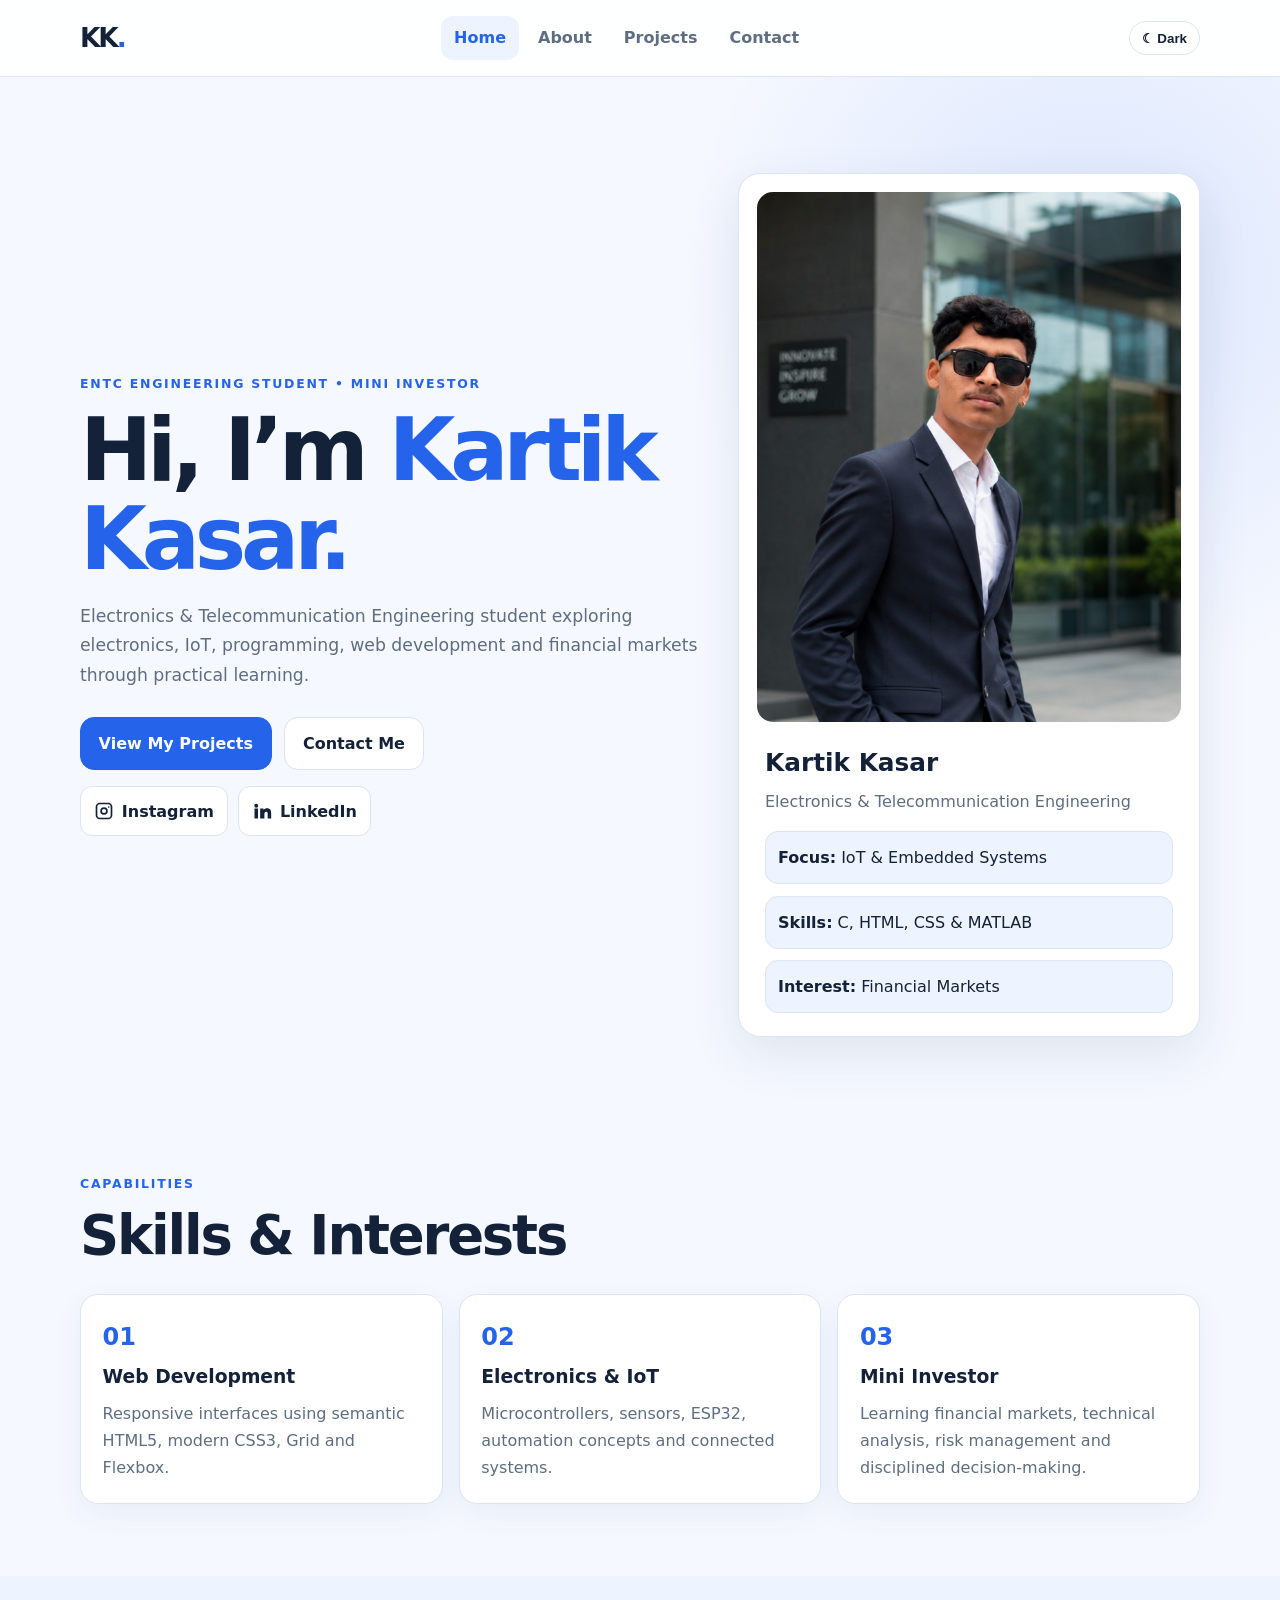
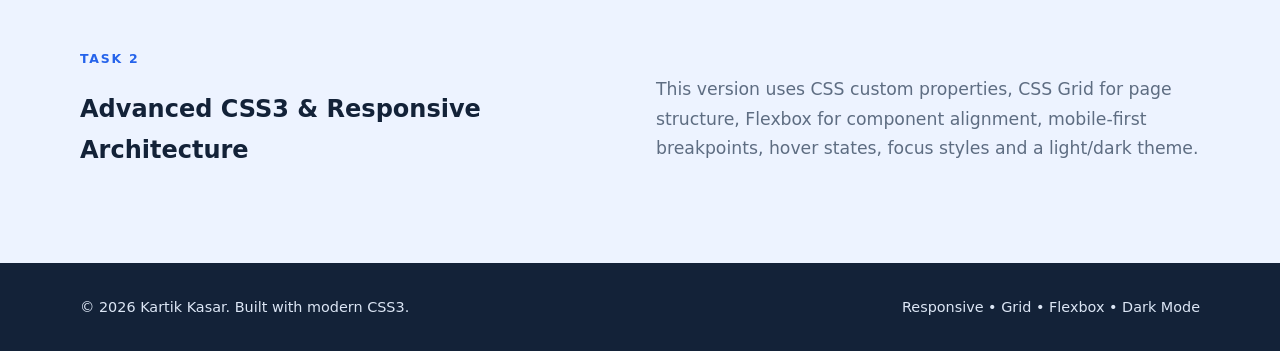
<file: index.html>
<!DOCTYPE html>
<html lang="en">
<head><meta charset="UTF-8"><meta name="viewport" content="width=device-width, initial-scale=1.0"><meta name="description" content="Kartik Kasar — ENTC engineering student and mini investor portfolio with responsive CSS3 architecture."><meta name="author" content="Kartik Kasar"><title>Kartik Kasar | Home</title><link rel="stylesheet" href="css/style.css"><script src="js/theme.js" defer></script></head>
<body><a class="skip-link" href="#main-content">Skip to main content</a><header class="site-header"><div class="container header-inner"><a class="logo" href="index.html" aria-label="Kartik Kasar home">KK<span>.</span></a><nav class="main-nav" aria-label="Primary navigation"><a class="active" aria-current="page" href="index.html">Home</a><a class=""  href="about.html">About</a><a class=""  href="projects.html">Projects</a><a class=""  href="contact.html">Contact</a></nav><button class="theme-toggle" id="theme-toggle" type="button" aria-label="Toggle dark mode" aria-pressed="false">☾ Dark</button></div></header><main id="main-content"><section class="hero"><div class="container hero-grid"><div><p class="eyebrow">ENTC Engineering Student • Mini Investor</p><h1>Hi, I’m <span>Kartik Kasar.</span></h1><p class="lead">Electronics & Telecommunication Engineering student exploring electronics, IoT, programming, web development and financial markets through practical learning.</p><div class="button-row"><a class="button primary" href="projects.html">View My Projects</a><a class="button secondary" href="contact.html">Contact Me</a></div><div class="socials" aria-label="Social links"><a class="social" href="https://www.instagram.com/kartikkasar01_/" target="_blank" rel="noopener noreferrer" aria-label="Instagram"><svg viewBox="0 0 24 24" aria-hidden="true"><path d="M7 2h10a5 5 0 0 1 5 5v10a5 5 0 0 1-5 5H7a5 5 0 0 1-5-5V7a5 5 0 0 1 5-5Zm0 2a3 3 0 0 0-3 3v10a3 3 0 0 0 3 3h10a3 3 0 0 0 3-3V7a3 3 0 0 0-3-3H7Zm5 3.5A4.5 4.5 0 1 1 7.5 12 4.5 4.5 0 0 1 12 7.5Zm0 2A2.5 2.5 0 1 0 14.5 12 2.5 2.5 0 0 0 12 9.5ZM17.7 6.3a1 1 0 1 1-1 1 1 1 0 0 1 1-1Z"/></svg>Instagram</a><a class="social" href="https://www.linkedin.com/in/kartik-kasar-06a7a72a0/" target="_blank" rel="noopener noreferrer" aria-label="LinkedIn"><svg viewBox="0 0 24 24" aria-hidden="true"><path d="M5.1 3.4A2.4 2.4 0 1 1 2.7 5.8a2.4 2.4 0 0 1 2.4-2.4ZM3 9h4.2v12H3V9Zm6.8 0h4v1.6h.1A4.4 4.4 0 0 1 18 8.7c4.3 0 5 2.8 5 6.4V21h-4.2v-5.2c0-1.2 0-2.8-1.8-2.8s-2.1 1.3-2.1 2.7V21H9.8V9Z"/></svg>LinkedIn</a></div></div><aside class="profile-card" aria-label="Profile summary"><img class="profile-photo" src="images/profile.jpg" alt="Kartik Kasar wearing a formal suit"><div class="profile-card-content"><h2>Kartik Kasar</h2><p>Electronics & Telecommunication Engineering</p><ul class="facts"><li><strong>Focus:</strong> IoT & Embedded Systems</li><li><strong>Skills:</strong> C, HTML, CSS & MATLAB</li><li><strong>Interest:</strong> Financial Markets</li></ul></div></aside></div></section><section class="section" aria-labelledby="skills"><div class="container"><div class="section-heading"><p class="eyebrow">Capabilities</p><h2 id="skills">Skills & Interests</h2></div><div class="cards three"><article class="card"><div class="icon">01</div><h3>Web Development</h3><p>Responsive interfaces using semantic HTML5, modern CSS3, Grid and Flexbox.</p></article><article class="card"><div class="icon">02</div><h3>Electronics & IoT</h3><p>Microcontrollers, sensors, ESP32, automation concepts and connected systems.</p></article><article class="card"><div class="icon">03</div><h3>Mini Investor</h3><p>Learning financial markets, technical analysis, risk management and disciplined decision-making.</p></article></div></div></section><section class="section soft"><div class="container feature-grid"><div><p class="eyebrow">Task 2</p><h2>Advanced CSS3 & Responsive Architecture</h2></div><div><p class="lead">This version uses CSS custom properties, CSS Grid for page structure, Flexbox for component alignment, mobile-first breakpoints, hover states, focus styles and a light/dark theme.</p></div></div></section></main><footer class="site-footer"><div class="container footer-inner"><p>© 2026 Kartik Kasar. Built with modern CSS3.</p><p>Responsive • Grid • Flexbox • Dark Mode</p></div></footer></body></html>
</file>
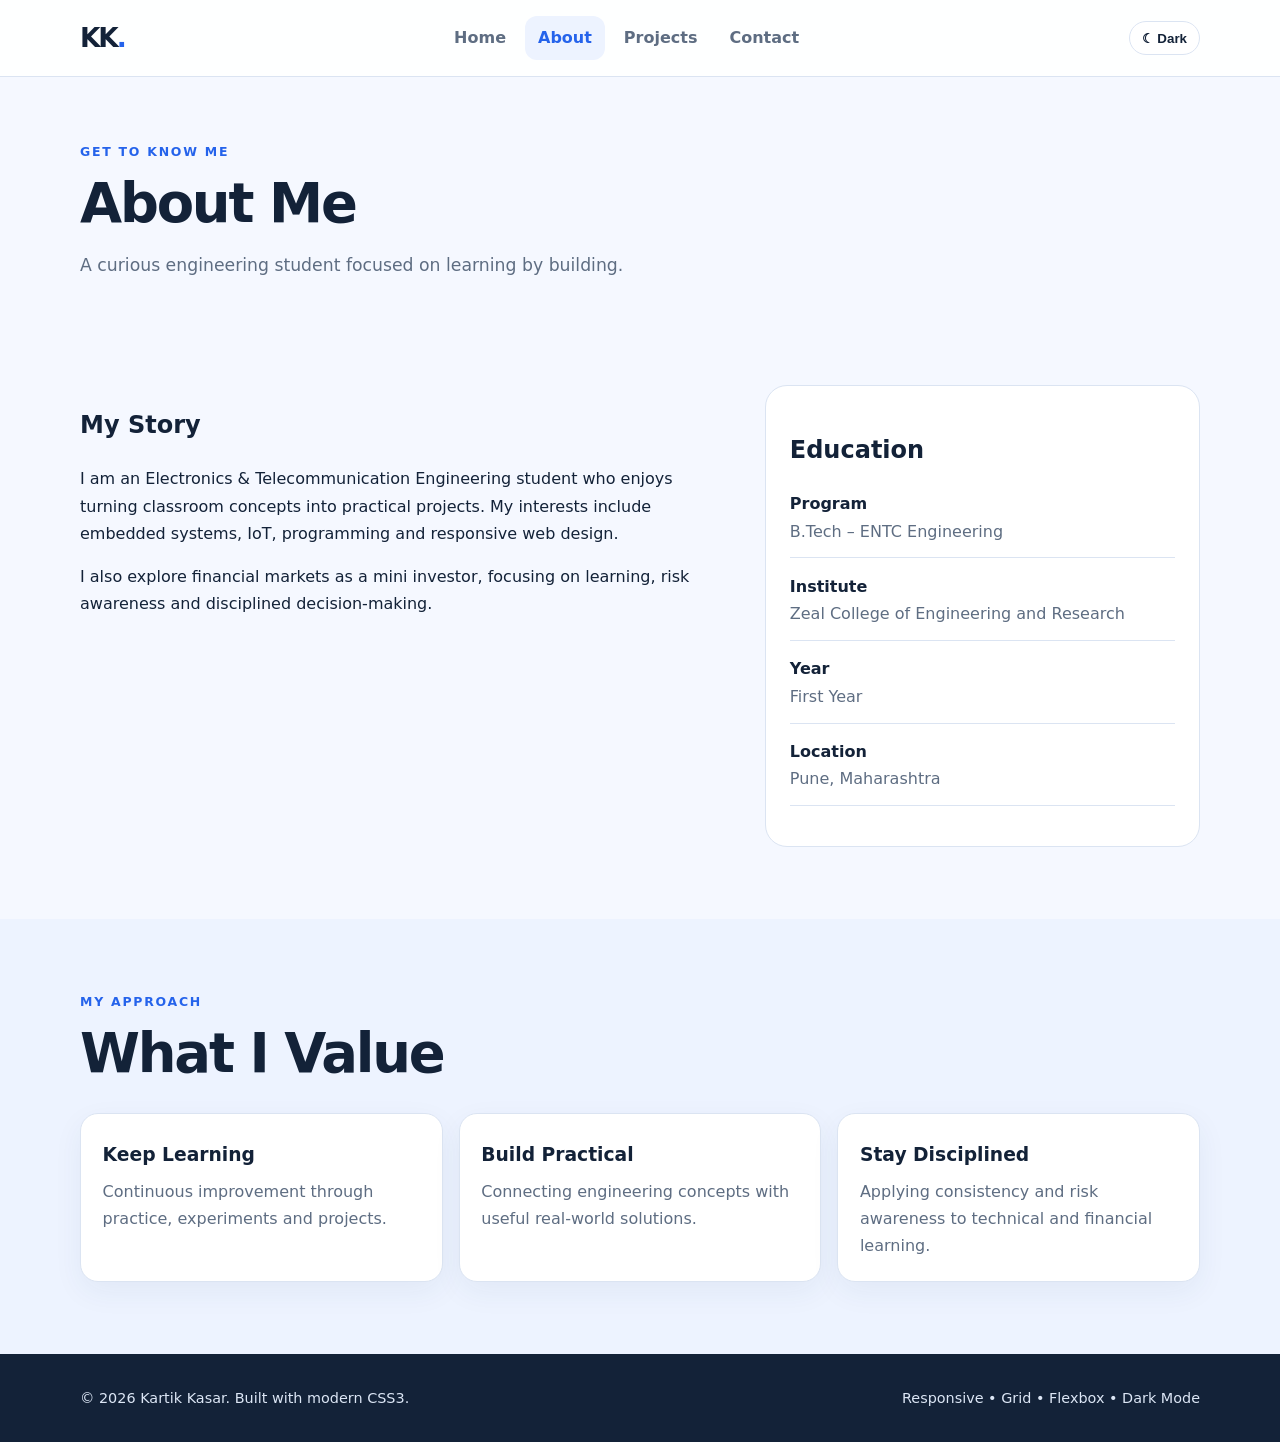
<file: about.html>
<!DOCTYPE html>
<html lang="en">
<head><meta charset="UTF-8"><meta name="viewport" content="width=device-width, initial-scale=1.0"><meta name="description" content="About Kartik Kasar, an ENTC engineering student interested in electronics, IoT, web development and financial markets."><meta name="author" content="Kartik Kasar"><title>Kartik Kasar | About</title><link rel="stylesheet" href="css/style.css"><script src="js/theme.js" defer></script></head>
<body><a class="skip-link" href="#main-content">Skip to main content</a><header class="site-header"><div class="container header-inner"><a class="logo" href="index.html" aria-label="Kartik Kasar home">KK<span>.</span></a><nav class="main-nav" aria-label="Primary navigation"><a class=""  href="index.html">Home</a><a class="active" aria-current="page" href="about.html">About</a><a class=""  href="projects.html">Projects</a><a class=""  href="contact.html">Contact</a></nav><button class="theme-toggle" id="theme-toggle" type="button" aria-label="Toggle dark mode" aria-pressed="false">☾ Dark</button></div></header><main id="main-content"><section class="page-hero"><div class="container"><p class="eyebrow">Get to know me</p><h1>About Me</h1><p class="lead">A curious engineering student focused on learning by building.</p></div></section><section class="section"><div class="container two-column"><article><h2>My Story</h2><p>I am an Electronics & Telecommunication Engineering student who enjoys turning classroom concepts into practical projects. My interests include embedded systems, IoT, programming and responsive web design.</p><p>I also explore financial markets as a mini investor, focusing on learning, risk awareness and disciplined decision-making.</p></article><aside class="info-panel"><h2>Education</h2><dl><div><dt>Program</dt><dd>B.Tech – ENTC Engineering</dd></div><div><dt>Institute</dt><dd>Zeal College of Engineering and Research</dd></div><div><dt>Year</dt><dd>First Year</dd></div><div><dt>Location</dt><dd>Pune, Maharashtra</dd></div></dl></aside></div></section><section class="section soft"><div class="container"><div class="section-heading"><p class="eyebrow">My approach</p><h2>What I Value</h2></div><div class="cards three"><article class="card"><h3>Keep Learning</h3><p>Continuous improvement through practice, experiments and projects.</p></article><article class="card"><h3>Build Practical</h3><p>Connecting engineering concepts with useful real-world solutions.</p></article><article class="card"><h3>Stay Disciplined</h3><p>Applying consistency and risk awareness to technical and financial learning.</p></article></div></div></section></main><footer class="site-footer"><div class="container footer-inner"><p>© 2026 Kartik Kasar. Built with modern CSS3.</p><p>Responsive • Grid • Flexbox • Dark Mode</p></div></footer></body></html>
</file>
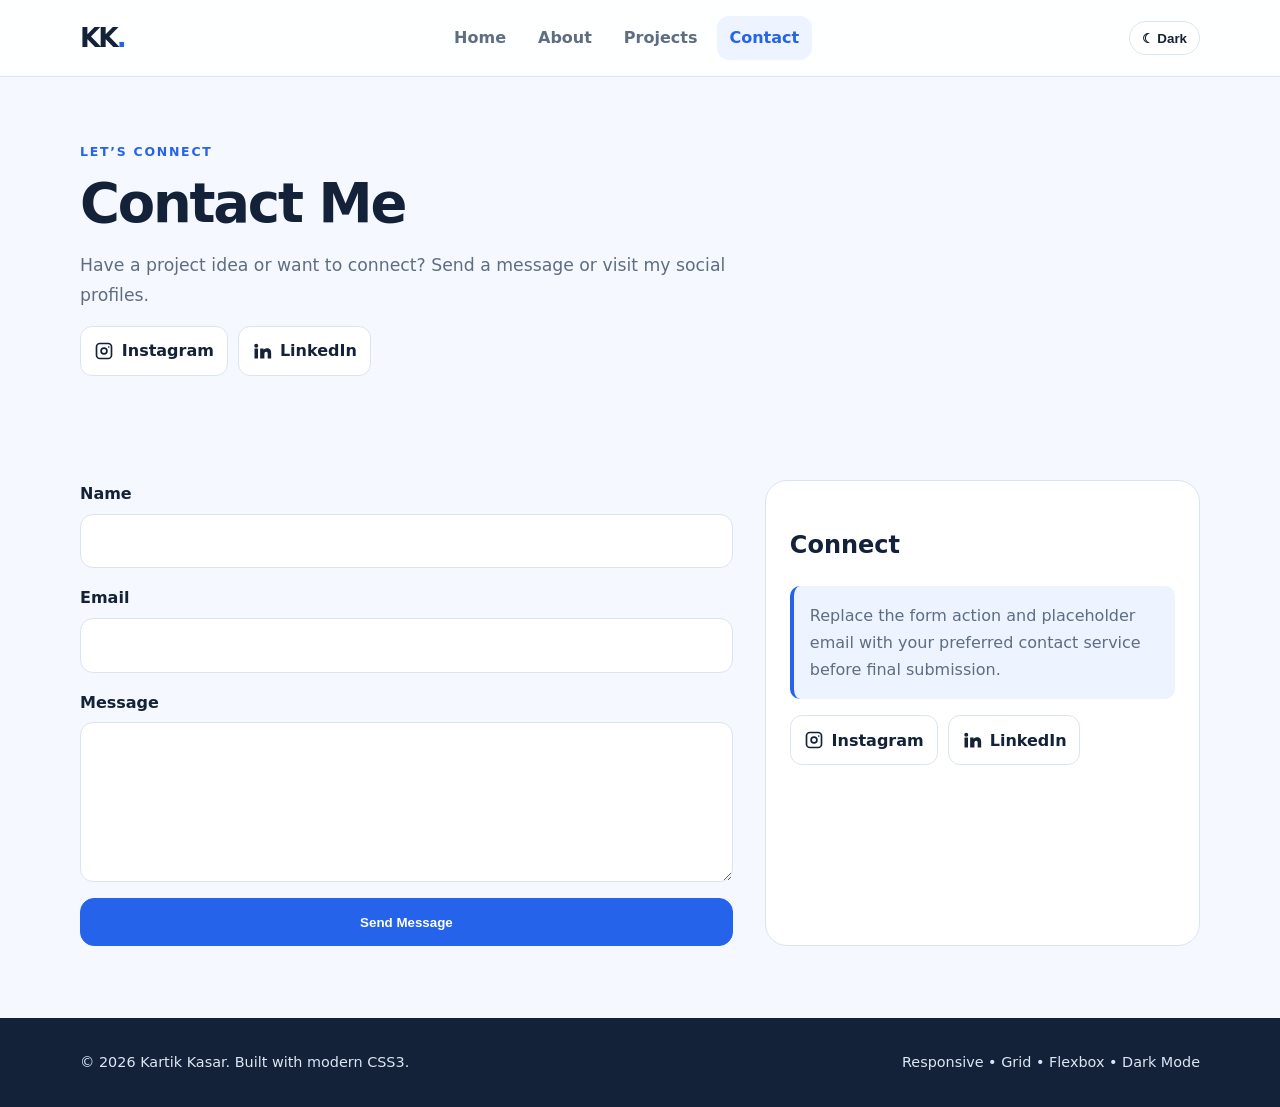
<file: contact.html>
<!DOCTYPE html>
<html lang="en">
<head><meta charset="UTF-8"><meta name="viewport" content="width=device-width, initial-scale=1.0"><meta name="description" content="Contact Kartik Kasar for academic, project and collaboration opportunities."><meta name="author" content="Kartik Kasar"><title>Kartik Kasar | Contact</title><link rel="stylesheet" href="css/style.css"><script src="js/theme.js" defer></script></head>
<body><a class="skip-link" href="#main-content">Skip to main content</a><header class="site-header"><div class="container header-inner"><a class="logo" href="index.html" aria-label="Kartik Kasar home">KK<span>.</span></a><nav class="main-nav" aria-label="Primary navigation"><a class=""  href="index.html">Home</a><a class=""  href="about.html">About</a><a class=""  href="projects.html">Projects</a><a class="active" aria-current="page" href="contact.html">Contact</a></nav><button class="theme-toggle" id="theme-toggle" type="button" aria-label="Toggle dark mode" aria-pressed="false">☾ Dark</button></div></header><main id="main-content"><section class="page-hero"><div class="container"><p class="eyebrow">Let’s connect</p><h1>Contact Me</h1><p class="lead">Have a project idea or want to connect? Send a message or visit my social profiles.</p><div class="socials" aria-label="Social links"><a class="social" href="https://www.instagram.com/kartikkasar01_/" target="_blank" rel="noopener noreferrer" aria-label="Instagram"><svg viewBox="0 0 24 24" aria-hidden="true"><path d="M7 2h10a5 5 0 0 1 5 5v10a5 5 0 0 1-5 5H7a5 5 0 0 1-5-5V7a5 5 0 0 1 5-5Zm0 2a3 3 0 0 0-3 3v10a3 3 0 0 0 3 3h10a3 3 0 0 0 3-3V7a3 3 0 0 0-3-3H7Zm5 3.5A4.5 4.5 0 1 1 7.5 12 4.5 4.5 0 0 1 12 7.5Zm0 2A2.5 2.5 0 1 0 14.5 12 2.5 2.5 0 0 0 12 9.5ZM17.7 6.3a1 1 0 1 1-1 1 1 1 0 0 1 1-1Z"/></svg>Instagram</a><a class="social" href="https://www.linkedin.com/in/kartik-kasar-06a7a72a0/" target="_blank" rel="noopener noreferrer" aria-label="LinkedIn"><svg viewBox="0 0 24 24" aria-hidden="true"><path d="M5.1 3.4A2.4 2.4 0 1 1 2.7 5.8a2.4 2.4 0 0 1 2.4-2.4ZM3 9h4.2v12H3V9Zm6.8 0h4v1.6h.1A4.4 4.4 0 0 1 18 8.7c4.3 0 5 2.8 5 6.4V21h-4.2v-5.2c0-1.2 0-2.8-1.8-2.8s-2.1 1.3-2.1 2.7V21H9.8V9Z"/></svg>LinkedIn</a></div></div></section><section class="section"><div class="container two-column"><form class="form" action="#" method="post"><div class="field"><label for="name">Name</label><input id="name" name="name" type="text" autocomplete="name" required></div><div class="field"><label for="email">Email</label><input id="email" name="email" type="email" autocomplete="email" required></div><div class="field"><label for="message">Message</label><textarea id="message" name="message" required></textarea></div><button class="button primary" type="submit">Send Message</button></form><aside class="info-panel"><h2>Connect</h2><p class="notice">Replace the form action and placeholder email with your preferred contact service before final submission.</p><div class="socials" aria-label="Social links"><a class="social" href="https://www.instagram.com/kartikkasar01_/" target="_blank" rel="noopener noreferrer" aria-label="Instagram"><svg viewBox="0 0 24 24" aria-hidden="true"><path d="M7 2h10a5 5 0 0 1 5 5v10a5 5 0 0 1-5 5H7a5 5 0 0 1-5-5V7a5 5 0 0 1 5-5Zm0 2a3 3 0 0 0-3 3v10a3 3 0 0 0 3 3h10a3 3 0 0 0 3-3V7a3 3 0 0 0-3-3H7Zm5 3.5A4.5 4.5 0 1 1 7.5 12 4.5 4.5 0 0 1 12 7.5Zm0 2A2.5 2.5 0 1 0 14.5 12 2.5 2.5 0 0 0 12 9.5ZM17.7 6.3a1 1 0 1 1-1 1 1 1 0 0 1 1-1Z"/></svg>Instagram</a><a class="social" href="https://www.linkedin.com/in/kartik-kasar-06a7a72a0/" target="_blank" rel="noopener noreferrer" aria-label="LinkedIn"><svg viewBox="0 0 24 24" aria-hidden="true"><path d="M5.1 3.4A2.4 2.4 0 1 1 2.7 5.8a2.4 2.4 0 0 1 2.4-2.4ZM3 9h4.2v12H3V9Zm6.8 0h4v1.6h.1A4.4 4.4 0 0 1 18 8.7c4.3 0 5 2.8 5 6.4V21h-4.2v-5.2c0-1.2 0-2.8-1.8-2.8s-2.1 1.3-2.1 2.7V21H9.8V9Z"/></svg>LinkedIn</a></div></aside></div></section></main><footer class="site-footer"><div class="container footer-inner"><p>© 2026 Kartik Kasar. Built with modern CSS3.</p><p>Responsive • Grid • Flexbox • Dark Mode</p></div></footer></body></html>
</file>
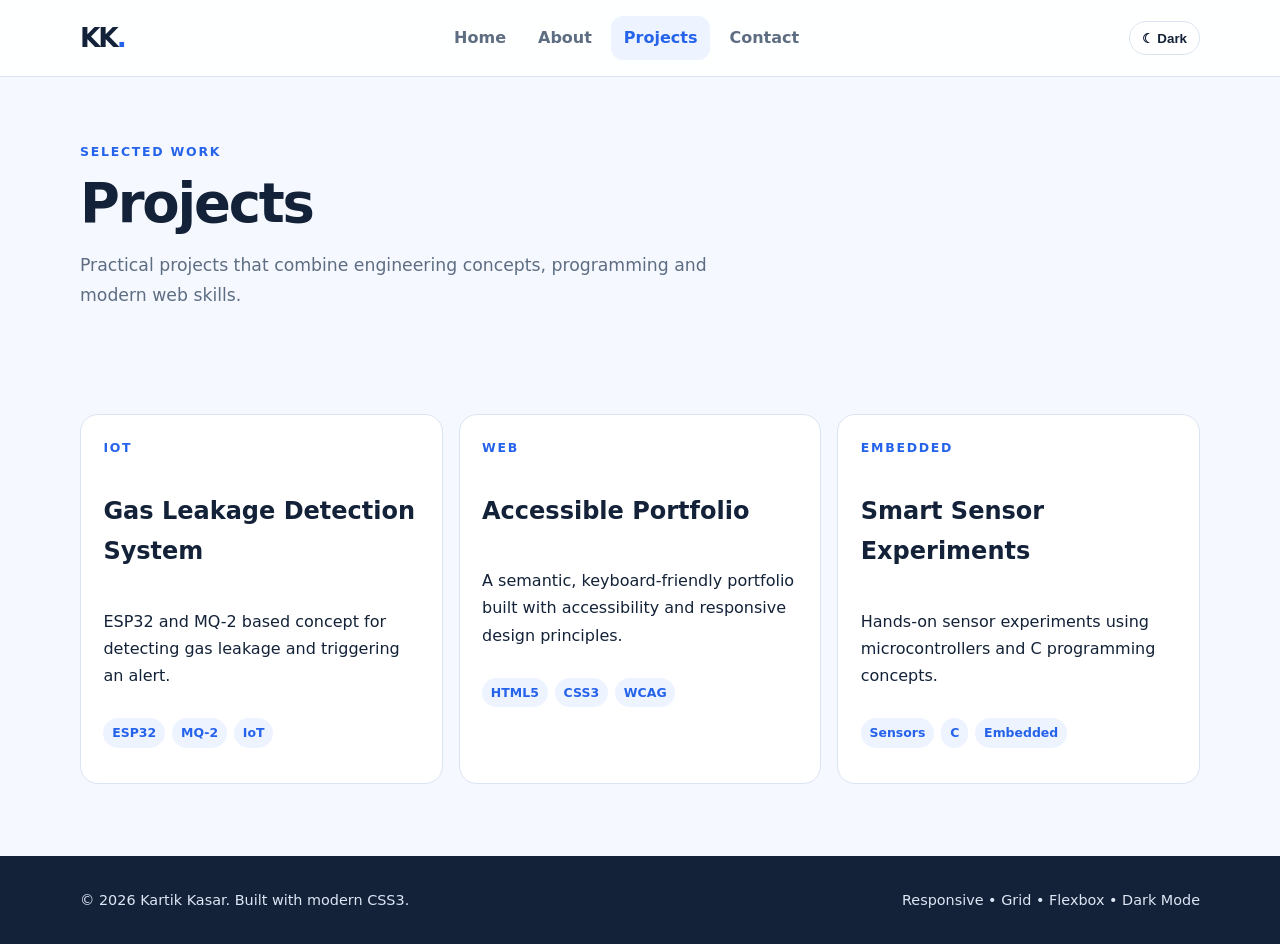
<file: projects.html>
<!DOCTYPE html>
<html lang="en">
<head><meta charset="UTF-8"><meta name="viewport" content="width=device-width, initial-scale=1.0"><meta name="description" content="Projects by Kartik Kasar including IoT, embedded systems and accessible web development."><meta name="author" content="Kartik Kasar"><title>Kartik Kasar | Projects</title><link rel="stylesheet" href="css/style.css"><script src="js/theme.js" defer></script></head>
<body><a class="skip-link" href="#main-content">Skip to main content</a><header class="site-header"><div class="container header-inner"><a class="logo" href="index.html" aria-label="Kartik Kasar home">KK<span>.</span></a><nav class="main-nav" aria-label="Primary navigation"><a class=""  href="index.html">Home</a><a class=""  href="about.html">About</a><a class="active" aria-current="page" href="projects.html">Projects</a><a class=""  href="contact.html">Contact</a></nav><button class="theme-toggle" id="theme-toggle" type="button" aria-label="Toggle dark mode" aria-pressed="false">☾ Dark</button></div></header><main id="main-content"><section class="page-hero"><div class="container"><p class="eyebrow">Selected work</p><h1>Projects</h1><p class="lead">Practical projects that combine engineering concepts, programming and modern web skills.</p></div></section><section class="section"><div class="container"><div class="project-grid"><article class="project-card"><p class="eyebrow">IoT</p><h2>Gas Leakage Detection System</h2><p>ESP32 and MQ-2 based concept for detecting gas leakage and triggering an alert.</p><div class="tag-row"><span class="tag">ESP32</span><span class="tag">MQ-2</span><span class="tag">IoT</span></div></article><article class="project-card"><p class="eyebrow">Web</p><h2>Accessible Portfolio</h2><p>A semantic, keyboard-friendly portfolio built with accessibility and responsive design principles.</p><div class="tag-row"><span class="tag">HTML5</span><span class="tag">CSS3</span><span class="tag">WCAG</span></div></article><article class="project-card"><p class="eyebrow">Embedded</p><h2>Smart Sensor Experiments</h2><p>Hands-on sensor experiments using microcontrollers and C programming concepts.</p><div class="tag-row"><span class="tag">Sensors</span><span class="tag">C</span><span class="tag">Embedded</span></div></article></div></div></section></main><footer class="site-footer"><div class="container footer-inner"><p>© 2026 Kartik Kasar. Built with modern CSS3.</p><p>Responsive • Grid • Flexbox • Dark Mode</p></div></footer></body></html>
</file>
<file: css/style.css>
:root{--bg:#f5f8ff;--surface:#fff;--surface-2:#edf3ff;--text:#132238;--muted:#5e6d82;--primary:#2563eb;--primary-2:#1d4ed8;--border:#dbe4f2;--shadow:0 18px 50px rgba(30,60,100,.10);--radius:22px;--max:1120px;--transition:220ms ease}
html{scroll-behavior:smooth}*{box-sizing:border-box}body{margin:0;font-family:Inter,system-ui,-apple-system,BlinkMacSystemFont,"Segoe UI",sans-serif;background:var(--bg);color:var(--text);line-height:1.7;transition:background var(--transition),color var(--transition)}img{max-width:100%;display:block}a{color:inherit}button,a{transition:all var(--transition)}
.container{width:min(100% - 2rem,var(--max));margin-inline:auto}.skip-link{position:fixed;left:1rem;top:-5rem;background:var(--text);color:#fff;padding:.7rem 1rem;border-radius:10px;z-index:1000}.skip-link:focus{top:1rem}
.site-header{position:sticky;top:0;z-index:100;background:color-mix(in srgb,var(--surface) 90%,transparent);backdrop-filter:blur(14px);border-bottom:1px solid var(--border)}.header-inner{min-height:76px;display:flex;align-items:center;justify-content:space-between;gap:1rem}.logo{font-size:1.65rem;font-weight:900;text-decoration:none;letter-spacing:-.08em}.logo span{color:var(--primary)}.main-nav{display:flex;align-items:center;gap:.25rem;flex-wrap:wrap;justify-content:flex-end}.main-nav a{padding:.55rem .8rem;border-radius:12px;text-decoration:none;font-weight:700;color:var(--muted)}.main-nav a:hover,.main-nav a:focus-visible,.main-nav a.active{color:var(--primary);background:var(--surface-2)}
.theme-toggle{border:1px solid var(--border);background:var(--surface);color:var(--text);border-radius:999px;padding:.55rem .75rem;cursor:pointer;font-weight:800}.theme-toggle:hover{border-color:var(--primary);transform:translateY(-1px)}
.hero{padding:4.5rem 0 3rem;background:radial-gradient(circle at 85% 20%,rgba(37,99,235,.13),transparent 30%),var(--bg)}.hero-grid{display:grid;gap:2rem;align-items:center}.eyebrow{text-transform:uppercase;letter-spacing:.14em;font-size:.78rem;font-weight:900;color:var(--primary);margin:0 0 .75rem}.hero h1{font-size:clamp(2.5rem,8vw,5.4rem);line-height:1.02;letter-spacing:-.06em;margin:0 0 1.2rem}.hero h1 span{color:var(--primary)}.lead{font-size:1.08rem;color:var(--muted);max-width:680px}.button-row{display:flex;gap:.8rem;flex-wrap:wrap;margin-top:1.7rem}.button{display:inline-flex;align-items:center;justify-content:center;min-height:48px;padding:.75rem 1.1rem;border-radius:14px;text-decoration:none;font-weight:850;border:1px solid var(--border)}.button.primary{background:var(--primary);color:#fff;border-color:var(--primary)}.button.primary:hover{background:var(--primary-2);transform:translateY(-2px)}.button.secondary{background:var(--surface)}.button.secondary:hover{border-color:var(--primary);color:var(--primary);transform:translateY(-2px)}
.profile-card{background:var(--surface);border:1px solid var(--border);border-radius:var(--radius);box-shadow:var(--shadow);padding:1rem;overflow:hidden}.profile-photo{width:100%;aspect-ratio:4/5;object-fit:cover;object-position:center 25%;border-radius:16px}.profile-card-content{padding:1rem .5rem .25rem}.profile-card h2{margin:.25rem 0 .2rem;font-size:1.55rem}.profile-card p{color:var(--muted);margin:.25rem 0}.facts{list-style:none;padding:0;margin:1rem 0 0;display:grid;gap:.7rem}.facts li{padding:.75rem;border:1px solid var(--border);border-radius:13px;background:var(--surface-2)}
.socials{display:flex;gap:.65rem;flex-wrap:wrap;margin-top:1rem}.social{display:inline-flex;align-items:center;gap:.5rem;padding:.65rem .8rem;border:1px solid var(--border);border-radius:12px;text-decoration:none;font-weight:800;background:var(--surface)}.social:hover{color:var(--primary);border-color:var(--primary);transform:translateY(-2px)}.social svg{width:20px;height:20px;fill:currentColor}
.section{padding:4.5rem 0}.section.soft{background:var(--surface-2)}.section-heading{max-width:700px;margin-bottom:1.8rem}.section-heading h2,.page-hero h1{font-size:clamp(2rem,5vw,3.4rem);line-height:1.1;letter-spacing:-.04em;margin:0}.cards{display:grid;gap:1rem}.card{background:var(--surface);border:1px solid var(--border);border-radius:18px;padding:1.35rem;box-shadow:0 10px 30px rgba(30,60,100,.06)}.card:hover{transform:translateY(-4px);box-shadow:var(--shadow)}.card h3{margin:.2rem 0 .45rem}.card p{margin:0;color:var(--muted)}.icon{font-size:1.5rem;color:var(--primary);font-weight:900}.two-column,.feature-grid{display:grid;gap:2rem}.info-panel{background:var(--surface);border:1px solid var(--border);border-radius:var(--radius);padding:1.5rem}.info-panel dl{display:grid;gap:.9rem}.info-panel dl div{padding-bottom:.8rem;border-bottom:1px solid var(--border)}.info-panel dt{font-weight:850}.info-panel dd{margin:0;color:var(--muted)}.timeline{list-style:none;margin:0;padding:0;display:grid;gap:1rem}.timeline li{display:grid;grid-template-columns:auto 1fr;gap:1rem;padding:1.2rem;background:var(--surface);border:1px solid var(--border);border-radius:16px}.timeline-dot{width:12px;height:12px;border-radius:50%;background:var(--primary);margin-top:.55rem;box-shadow:0 0 0 6px var(--surface-2)}
.page-hero{padding:4rem 0 2rem}.page-hero .lead{margin-bottom:0}.project-grid{display:grid;gap:1rem}.project-card{background:var(--surface);border:1px solid var(--border);border-radius:18px;padding:1.4rem;display:flex;flex-direction:column}.tag-row{display:flex;flex-wrap:wrap;gap:.45rem;margin:.8rem 0}.tag{font-size:.78rem;font-weight:800;background:var(--surface-2);color:var(--primary);padding:.25rem .55rem;border-radius:999px}.project-card .button{margin-top:auto;align-self:flex-start}.form{display:grid;gap:1rem;max-width:720px}.field{display:grid;gap:.4rem}.field label{font-weight:800}.field input,.field textarea{width:100%;font:inherit;color:var(--text);background:var(--surface);border:1px solid var(--border);border-radius:13px;padding:.8rem}.field textarea{min-height:160px;resize:vertical}.field input:focus,.field textarea:focus{outline:3px solid color-mix(in srgb,var(--primary) 25%,transparent);border-color:var(--primary)}
.site-footer{padding:2rem 0;background:var(--text);color:#dce6f5}.footer-inner{display:flex;gap:1rem;justify-content:space-between;flex-wrap:wrap}.footer-inner p{margin:0;font-size:.9rem}.notice{padding:1rem;border-left:4px solid var(--primary);background:var(--surface-2);border-radius:10px;color:var(--muted)}
:focus-visible{outline:3px solid var(--primary);outline-offset:3px}@media (min-width:700px){.hero-grid{grid-template-columns:1.15fr .85fr}.cards.three{grid-template-columns:repeat(3,1fr)}.project-grid{grid-template-columns:repeat(2,1fr)}.two-column{grid-template-columns:1.2fr .8fr}.feature-grid{grid-template-columns:1fr 1fr;align-items:center}}
@media (min-width:980px){.hero{padding:6rem 0 4rem}.project-grid{grid-template-columns:repeat(3,1fr)}.profile-card{padding:1.15rem}.main-nav{gap:.4rem}}
@media (max-width:699px){.header-inner{align-items:flex-start;padding-block:.8rem}.main-nav{width:100%;justify-content:flex-start}.header-inner{flex-wrap:wrap}.theme-toggle{margin-left:auto}.hero{padding-top:3rem}.footer-inner{flex-direction:column}.profile-photo{aspect-ratio:1/1}}
@media (prefers-reduced-motion:reduce){html{scroll-behavior:auto}*,*::before,*::after{transition:none!important;animation:none!important}}
:root[data-theme="dark"]{--bg:#0b1220;--surface:#111b2d;--surface-2:#17243a;--text:#eef5ff;--muted:#a9b7ca;--primary:#60a5fa;--primary-2:#3b82f6;--border:#273751;--shadow:0 18px 50px rgba(0,0,0,.28)}
</file>
